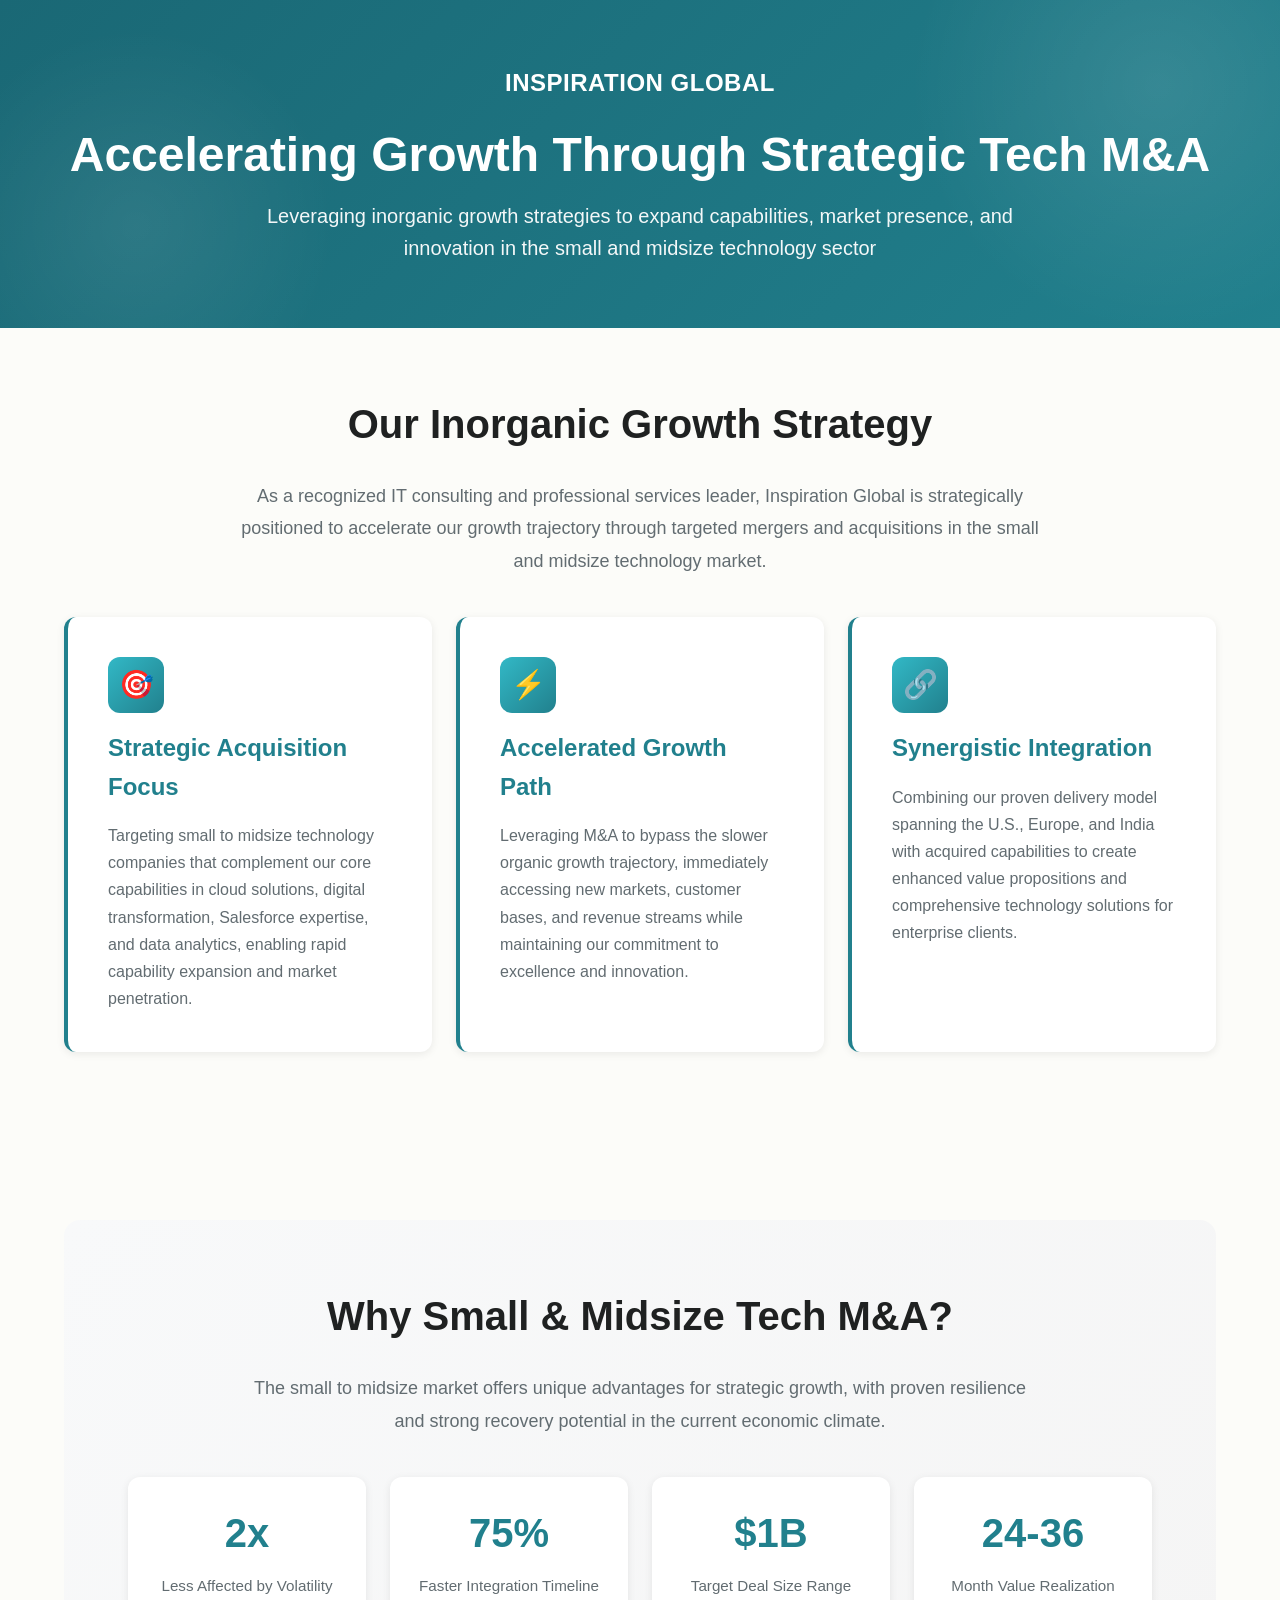
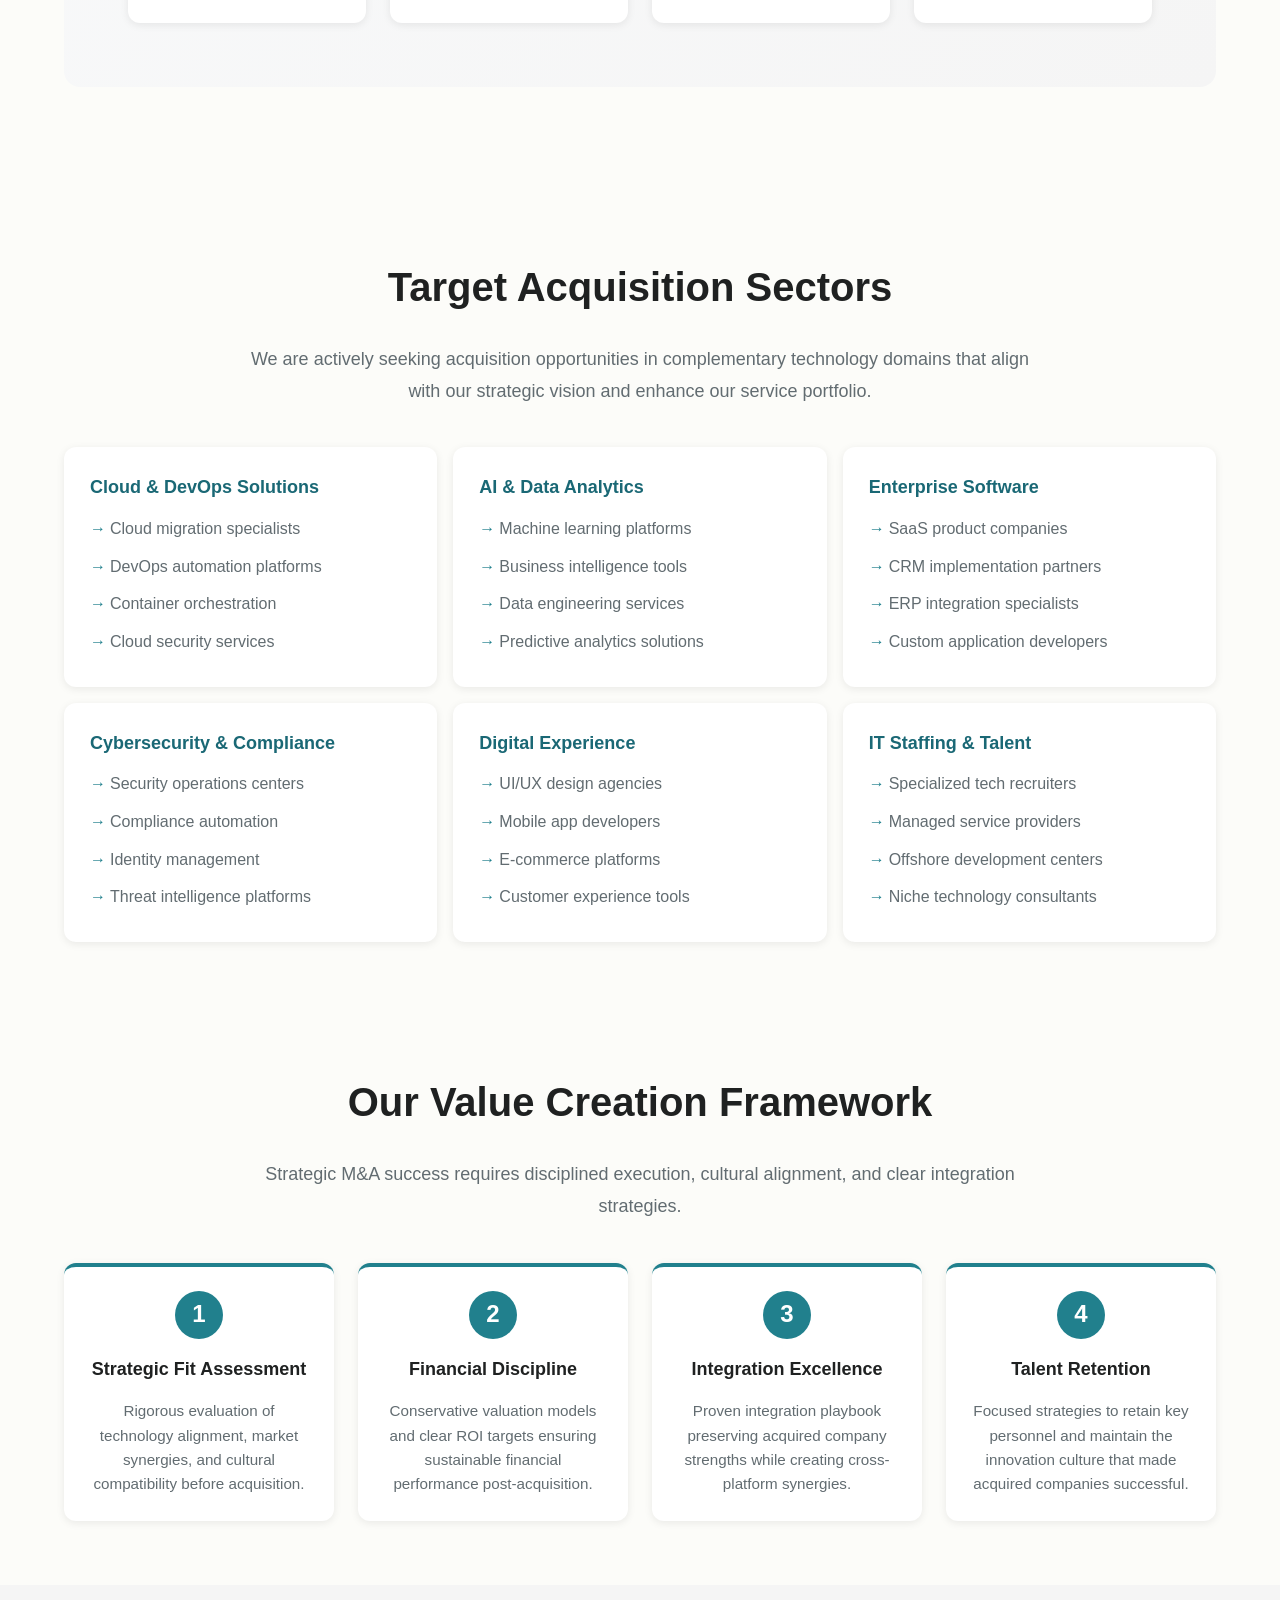
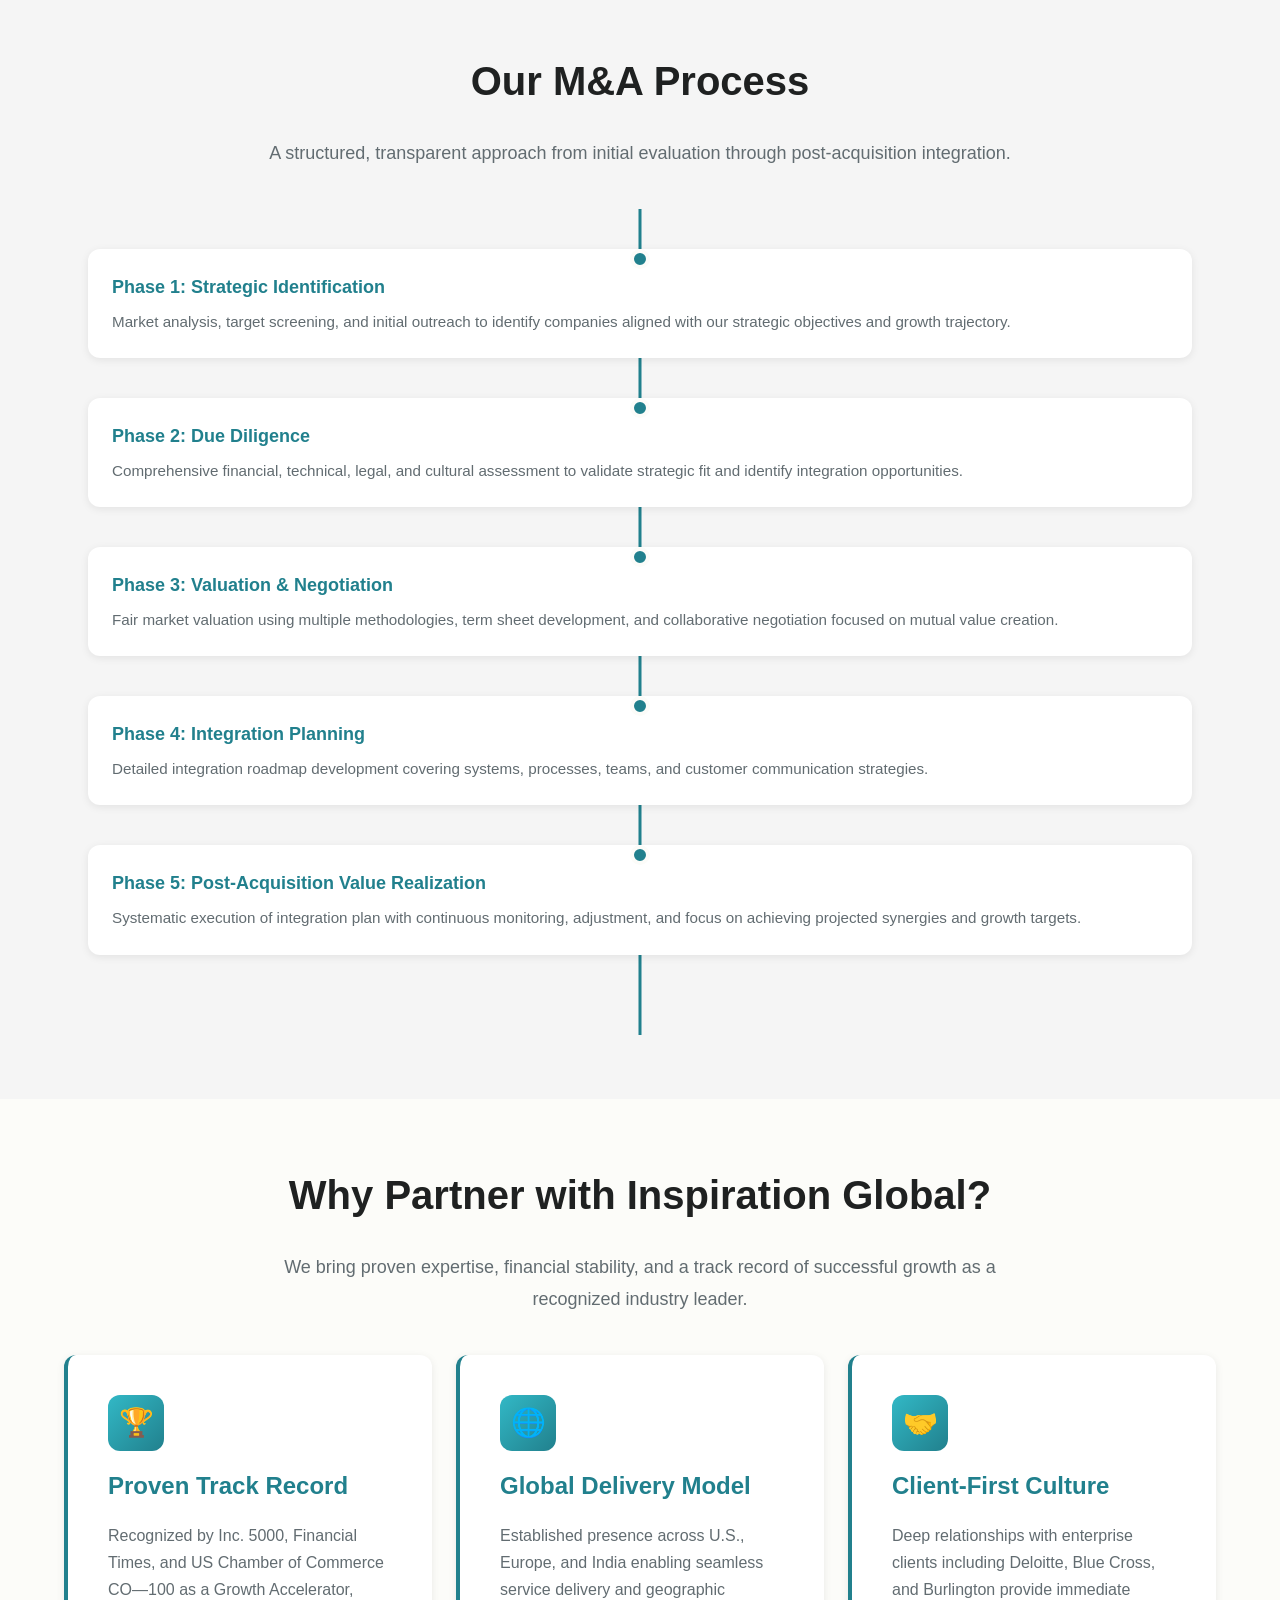
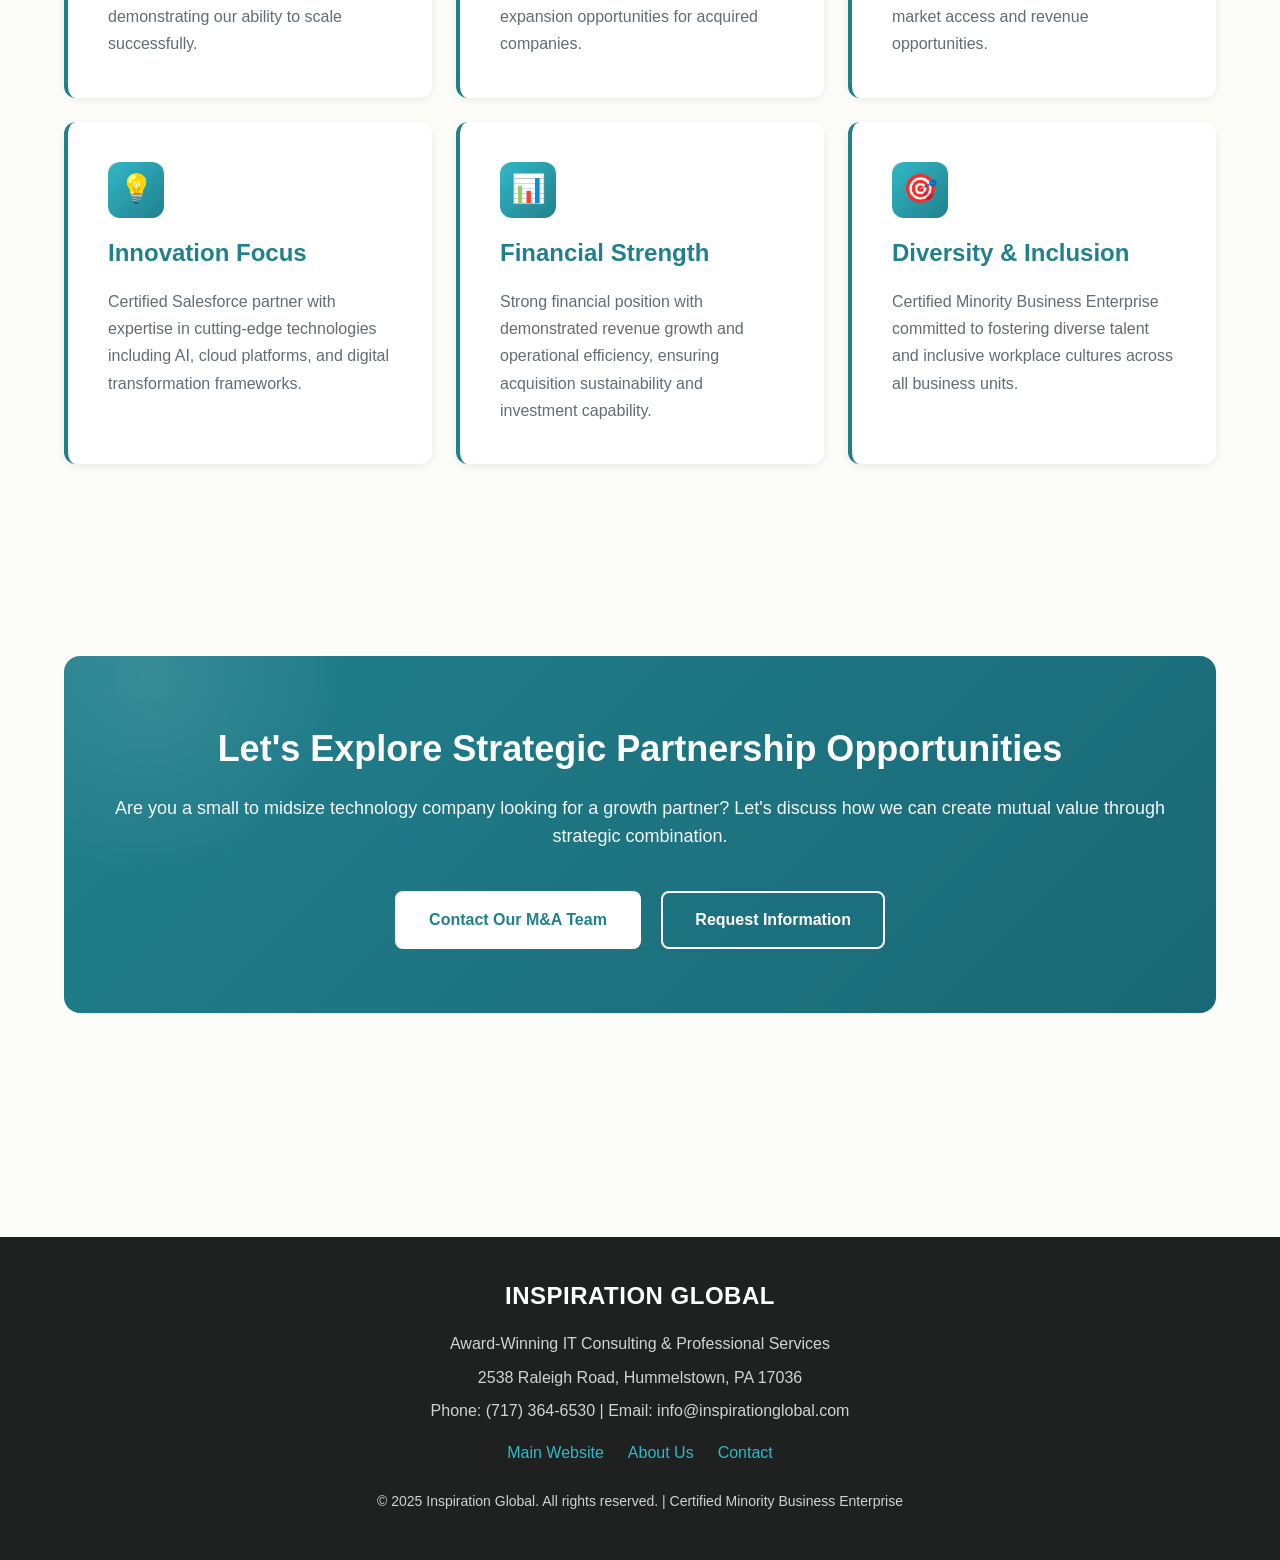
<file: index2.html>
<!DOCTYPE html>
<html lang="en">
<head>
    <meta charset="UTF-8">
    <meta name="viewport" content="width=device-width, initial-scale=1.0">
    <title>Inorganic Growth Strategy | Inspiration Global</title>
    <style>
        :root {
            /* Color Palette */
            --color-primary: #21808D;
            --color-primary-dark: #1A6875;
            --color-primary-light: #32B8C6;
            --color-accent: #FF5459;
            --color-dark: #1F2121;
            --color-gray-dark: #626C71;
            --color-gray-medium: #A7A9A9;
            --color-gray-light: #F5F5F5;
            --color-white: #FFFFFF;
            --color-cream: #FCFCF9;
            
            /* Typography */
            --font-family: -apple-system, BlinkMacSystemFont, 'Segoe UI', Roboto, 'Helvetica Neue', Arial, sans-serif;
            --font-weight-normal: 400;
            --font-weight-medium: 500;
            --font-weight-semibold: 600;
            --font-weight-bold: 700;
            
            /* Spacing */
            --spacing-xs: 8px;
            --spacing-sm: 16px;
            --spacing-md: 24px;
            --spacing-lg: 40px;
            --spacing-xl: 64px;
            --spacing-2xl: 96px;
            
            /* Shadows */
            --shadow-sm: 0 2px 8px rgba(0, 0, 0, 0.08);
            --shadow-md: 0 4px 16px rgba(0, 0, 0, 0.12);
            --shadow-lg: 0 8px 32px rgba(0, 0, 0, 0.16);
        }
        
        * {
            margin: 0;
            padding: 0;
            box-sizing: border-box;
        }
        
        body {
            font-family: var(--font-family);
            line-height: 1.6;
            color: var(--color-dark);
            background-color: var(--color-cream);
            overflow-x: hidden;
        }
        
        /* Header */
        .header {
            background: linear-gradient(135deg, var(--color-primary-dark) 0%, var(--color-primary) 100%);
            color: var(--color-white);
            padding: var(--spacing-xl) var(--spacing-md);
            text-align: center;
            position: relative;
            overflow: hidden;
        }
        
        .header::before {
            content: '';
            position: absolute;
            top: -50%;
            right: -10%;
            width: 500px;
            height: 500px;
            background: radial-gradient(circle, rgba(255,255,255,0.1) 0%, transparent 70%);
            border-radius: 50%;
        }
        
        .header::after {
            content: '';
            position: absolute;
            bottom: -30%;
            left: -5%;
            width: 400px;
            height: 400px;
            background: radial-gradient(circle, rgba(255,255,255,0.08) 0%, transparent 70%);
            border-radius: 50%;
        }
        
        .header-content {
            position: relative;
            z-index: 1;
            max-width: 1200px;
            margin: 0 auto;
        }
        
        .logo {
            font-size: 1.5rem;
            font-weight: var(--font-weight-bold);
            margin-bottom: var(--spacing-md);
            letter-spacing: 0.5px;
        }
        
        .header h1 {
            font-size: 3rem;
            font-weight: var(--font-weight-bold);
            margin-bottom: var(--spacing-sm);
            line-height: 1.2;
        }
        
        .header p {
            font-size: 1.25rem;
            opacity: 0.95;
            max-width: 800px;
            margin: 0 auto;
        }
        
        /* Container */
        .container {
            max-width: 1200px;
            margin: 0 auto;
            padding: 0 var(--spacing-md);
        }
        
        /* Section */
        .section {
            padding: var(--spacing-xl) 0;
        }
        
        .section-title {
            font-size: 2.5rem;
            font-weight: var(--font-weight-bold);
            color: var(--color-dark);
            margin-bottom: var(--spacing-md);
            text-align: center;
        }
        
        .section-subtitle {
            font-size: 1.125rem;
            color: var(--color-gray-dark);
            text-align: center;
            max-width: 800px;
            margin: 0 auto var(--spacing-lg);
            line-height: 1.8;
        }
        
        /* Strategy Cards */
        .strategy-grid {
            display: grid;
            grid-template-columns: repeat(auto-fit, minmax(320px, 1fr));
            gap: var(--spacing-md);
            margin-top: var(--spacing-lg);
        }
        
        .strategy-card {
            background: var(--color-white);
            border-radius: 12px;
            padding: var(--spacing-lg);
            box-shadow: var(--shadow-sm);
            transition: all 0.3s ease;
            border-left: 4px solid var(--color-primary);
        }
        
        .strategy-card:hover {
            transform: translateY(-4px);
            box-shadow: var(--shadow-md);
        }
        
        .strategy-card h3 {
            font-size: 1.5rem;
            color: var(--color-primary);
            margin-bottom: var(--spacing-sm);
            font-weight: var(--font-weight-semibold);
        }
        
        .strategy-card p {
            color: var(--color-gray-dark);
            line-height: 1.7;
        }
        
        .strategy-icon {
            width: 56px;
            height: 56px;
            background: linear-gradient(135deg, var(--color-primary-light) 0%, var(--color-primary) 100%);
            border-radius: 12px;
            display: flex;
            align-items: center;
            justify-content: center;
            margin-bottom: var(--spacing-sm);
            font-size: 1.75rem;
        }
        
        /* Market Focus Section */
        .market-focus {
            background: linear-gradient(135deg, #f8f9fa 0%, var(--color-gray-light) 100%);
            border-radius: 16px;
            padding: var(--spacing-xl);
            margin: var(--spacing-lg) 0;
        }
        
        .market-stats {
            display: grid;
            grid-template-columns: repeat(auto-fit, minmax(200px, 1fr));
            gap: var(--spacing-md);
            margin-top: var(--spacing-lg);
        }
        
        .stat-card {
            background: var(--color-white);
            padding: var(--spacing-md);
            border-radius: 12px;
            text-align: center;
            box-shadow: var(--shadow-sm);
        }
        
        .stat-number {
            font-size: 2.5rem;
            font-weight: var(--font-weight-bold);
            color: var(--color-primary);
            display: block;
            margin-bottom: var(--spacing-xs);
        }
        
        .stat-label {
            font-size: 0.95rem;
            color: var(--color-gray-dark);
            font-weight: var(--font-weight-medium);
        }
        
        /* Target Sectors */
        .sectors-grid {
            display: grid;
            grid-template-columns: repeat(auto-fit, minmax(280px, 1fr));
            gap: var(--spacing-sm);
            margin-top: var(--spacing-lg);
        }
        
        .sector-card {
            background: var(--color-white);
            padding: var(--spacing-md);
            border-radius: 12px;
            box-shadow: var(--shadow-sm);
            transition: all 0.3s ease;
            border: 2px solid transparent;
        }
        
        .sector-card:hover {
            border-color: var(--color-primary);
            transform: translateY(-2px);
        }
        
        .sector-card h4 {
            color: var(--color-primary-dark);
            font-size: 1.125rem;
            margin-bottom: var(--spacing-xs);
            font-weight: var(--font-weight-semibold);
        }
        
        .sector-card ul {
            list-style: none;
            padding-left: 0;
        }
        
        .sector-card li {
            padding: 6px 0;
            color: var(--color-gray-dark);
            position: relative;
            padding-left: 20px;
        }
        
        .sector-card li::before {
            content: '→';
            position: absolute;
            left: 0;
            color: var(--color-primary);
            font-weight: bold;
        }
        
        /* Value Proposition */
        .value-props {
            display: grid;
            grid-template-columns: repeat(auto-fit, minmax(240px, 1fr));
            gap: var(--spacing-md);
            margin-top: var(--spacing-lg);
        }
        
        .value-card {
            background: var(--color-white);
            padding: var(--spacing-md);
            border-radius: 12px;
            text-align: center;
            box-shadow: var(--shadow-sm);
            border-top: 4px solid var(--color-primary);
        }
        
        .value-card h4 {
            color: var(--color-dark);
            font-size: 1.125rem;
            margin: var(--spacing-sm) 0;
            font-weight: var(--font-weight-semibold);
        }
        
        .value-card p {
            color: var(--color-gray-dark);
            font-size: 0.95rem;
            line-height: 1.6;
        }
        
        .value-number {
            width: 48px;
            height: 48px;
            background: var(--color-primary);
            color: var(--color-white);
            border-radius: 50%;
            display: flex;
            align-items: center;
            justify-content: center;
            margin: 0 auto;
            font-size: 1.5rem;
            font-weight: var(--font-weight-bold);
        }
        
        /* CTA Section */
        .cta-section {
            background: linear-gradient(135deg, var(--color-primary) 0%, var(--color-primary-dark) 100%);
            color: var(--color-white);
            padding: var(--spacing-xl) var(--spacing-md);
            border-radius: 16px;
            text-align: center;
            margin: var(--spacing-xl) 0;
            position: relative;
            overflow: hidden;
        }
        
        .cta-section::before {
            content: '';
            position: absolute;
            top: -50%;
            left: -10%;
            width: 400px;
            height: 400px;
            background: radial-gradient(circle, rgba(255,255,255,0.1) 0%, transparent 70%);
            border-radius: 50%;
        }
        
        .cta-content {
            position: relative;
            z-index: 1;
        }
        
        .cta-section h2 {
            font-size: 2.25rem;
            margin-bottom: var(--spacing-sm);
            font-weight: var(--font-weight-bold);
        }
        
        .cta-section p {
            font-size: 1.125rem;
            margin-bottom: var(--spacing-lg);
            opacity: 0.95;
        }
        
        .btn {
            display: inline-block;
            padding: 14px 32px;
            font-size: 1rem;
            font-weight: var(--font-weight-semibold);
            text-decoration: none;
            border-radius: 8px;
            transition: all 0.3s ease;
            cursor: pointer;
            border: 2px solid transparent;
        }
        
        .btn-primary {
            background: var(--color-white);
            color: var(--color-primary);
        }
        
        .btn-primary:hover {
            background: var(--color-gray-light);
            transform: translateY(-2px);
            box-shadow: var(--shadow-md);
        }
        
        .btn-secondary {
            background: transparent;
            color: var(--color-white);
            border: 2px solid var(--color-white);
            margin-left: var(--spacing-sm);
        }
        
        .btn-secondary:hover {
            background: var(--color-white);
            color: var(--color-primary);
        }
        
        /* Timeline */
        .timeline {
            position: relative;
            padding: var(--spacing-lg) 0;
        }
        
        .timeline::before {
            content: '';
            position: absolute;
            left: 50%;
            top: 0;
            bottom: 0;
            width: 3px;
            background: var(--color-primary);
            transform: translateX(-50%);
        }
        
        .timeline-item {
            display: flex;
            margin-bottom: var(--spacing-lg);
            position: relative;
        }
        
        .timeline-item:nth-child(odd) {
            flex-direction: row;
        }
        
        .timeline-item:nth-child(even) {
            flex-direction: row-reverse;
        }
        
        .timeline-content {
            flex: 1;
            background: var(--color-white);
            padding: var(--spacing-md);
            border-radius: 12px;
            box-shadow: var(--shadow-sm);
            margin: 0 var(--spacing-md);
        }
        
        .timeline-content h4 {
            color: var(--color-primary);
            font-size: 1.125rem;
            margin-bottom: var(--spacing-xs);
            font-weight: var(--font-weight-semibold);
        }
        
        .timeline-content p {
            color: var(--color-gray-dark);
            font-size: 0.95rem;
        }
        
        .timeline-marker {
            width: 20px;
            height: 20px;
            background: var(--color-primary);
            border-radius: 50%;
            position: absolute;
            left: 50%;
            transform: translateX(-50%);
            z-index: 1;
            border: 4px solid var(--color-cream);
        }
        
        /* Footer */
        .footer {
            background: var(--color-dark);
            color: var(--color-white);
            padding: var(--spacing-lg) var(--spacing-md);
            text-align: center;
            margin-top: var(--spacing-2xl);
        }
        
        .footer-content {
            max-width: 1200px;
            margin: 0 auto;
        }
        
        .footer p {
            opacity: 0.8;
            margin-bottom: var(--spacing-xs);
        }
        
        .footer-links {
            display: flex;
            justify-content: center;
            gap: var(--spacing-md);
            margin-top: var(--spacing-sm);
        }
        
        .footer-links a {
            color: var(--color-primary-light);
            text-decoration: none;
            transition: color 0.3s ease;
        }
        
        .footer-links a:hover {
            color: var(--color-white);
        }
        
        /* Responsive */
        @media (max-width: 768px) {
            .header h1 {
                font-size: 2rem;
            }
            
            .header p {
                font-size: 1rem;
            }
            
            .section-title {
                font-size: 1.75rem;
            }
            
            .strategy-grid,
            .sectors-grid,
            .value-props {
                grid-template-columns: 1fr;
            }
            
            .timeline::before {
                left: 20px;
            }
            
            .timeline-item:nth-child(odd),
            .timeline-item:nth-child(even) {
                flex-direction: row;
            }
            
            .timeline-marker {
                left: 20px;
            }
            
            .timeline-content {
                margin-left: 50px;
                margin-right: 0;
            }
            
            .btn-secondary {
                margin-left: 0;
                margin-top: var(--spacing-sm);
            }
        }
    </style>
</head>
<body>
    <!-- Header -->
    <header class="header">
        <div class="header-content">
            <div class="logo">INSPIRATION GLOBAL</div>
            <h1>Accelerating Growth Through Strategic Tech M&A</h1>
            <p>Leveraging inorganic growth strategies to expand capabilities, market presence, and innovation in the small and midsize technology sector</p>
        </div>
    </header>

    <!-- Strategic Vision Section -->
    <section class="section">
        <div class="container">
            <h2 class="section-title">Our Inorganic Growth Strategy</h2>
            <p class="section-subtitle">As a recognized IT consulting and professional services leader, Inspiration Global is strategically positioned to accelerate our growth trajectory through targeted mergers and acquisitions in the small and midsize technology market.</p>
            
            <div class="strategy-grid">
                <div class="strategy-card">
                    <div class="strategy-icon">🎯</div>
                    <h3>Strategic Acquisition Focus</h3>
                    <p>Targeting small to midsize technology companies that complement our core capabilities in cloud solutions, digital transformation, Salesforce expertise, and data analytics, enabling rapid capability expansion and market penetration.</p>
                </div>
                
                <div class="strategy-card">
                    <div class="strategy-icon">⚡</div>
                    <h3>Accelerated Growth Path</h3>
                    <p>Leveraging M&A to bypass the slower organic growth trajectory, immediately accessing new markets, customer bases, and revenue streams while maintaining our commitment to excellence and innovation.</p>
                </div>
                
                <div class="strategy-card">
                    <div class="strategy-icon">🔗</div>
                    <h3>Synergistic Integration</h3>
                    <p>Combining our proven delivery model spanning the U.S., Europe, and India with acquired capabilities to create enhanced value propositions and comprehensive technology solutions for enterprise clients.</p>
                </div>
            </div>
        </div>
    </section>

    <!-- Market Focus -->
    <section class="section">
        <div class="container">
            <div class="market-focus">
                <h2 class="section-title">Why Small & Midsize Tech M&A?</h2>
                <p class="section-subtitle">The small to midsize market offers unique advantages for strategic growth, with proven resilience and strong recovery potential in the current economic climate.</p>
                
                <div class="market-stats">
                    <div class="stat-card">
                        <span class="stat-number">2x</span>
                        <span class="stat-label">Less Affected by Volatility</span>
                    </div>
                    <div class="stat-card">
                        <span class="stat-number">75%</span>
                        <span class="stat-label">Faster Integration Timeline</span>
                    </div>
                    <div class="stat-card">
                        <span class="stat-number">$1B</span>
                        <span class="stat-label">Target Deal Size Range</span>
                    </div>
                    <div class="stat-card">
                        <span class="stat-number">24-36</span>
                        <span class="stat-label">Month Value Realization</span>
                    </div>
                </div>
            </div>
        </div>
    </section>

    <!-- Target Sectors -->
    <section class="section">
        <div class="container">
            <h2 class="section-title">Target Acquisition Sectors</h2>
            <p class="section-subtitle">We are actively seeking acquisition opportunities in complementary technology domains that align with our strategic vision and enhance our service portfolio.</p>
            
            <div class="sectors-grid">
                <div class="sector-card">
                    <h4>Cloud & DevOps Solutions</h4>
                    <ul>
                        <li>Cloud migration specialists</li>
                        <li>DevOps automation platforms</li>
                        <li>Container orchestration</li>
                        <li>Cloud security services</li>
                    </ul>
                </div>
                
                <div class="sector-card">
                    <h4>AI & Data Analytics</h4>
                    <ul>
                        <li>Machine learning platforms</li>
                        <li>Business intelligence tools</li>
                        <li>Data engineering services</li>
                        <li>Predictive analytics solutions</li>
                    </ul>
                </div>
                
                <div class="sector-card">
                    <h4>Enterprise Software</h4>
                    <ul>
                        <li>SaaS product companies</li>
                        <li>CRM implementation partners</li>
                        <li>ERP integration specialists</li>
                        <li>Custom application developers</li>
                    </ul>
                </div>
                
                <div class="sector-card">
                    <h4>Cybersecurity & Compliance</h4>
                    <ul>
                        <li>Security operations centers</li>
                        <li>Compliance automation</li>
                        <li>Identity management</li>
                        <li>Threat intelligence platforms</li>
                    </ul>
                </div>
                
                <div class="sector-card">
                    <h4>Digital Experience</h4>
                    <ul>
                        <li>UI/UX design agencies</li>
                        <li>Mobile app developers</li>
                        <li>E-commerce platforms</li>
                        <li>Customer experience tools</li>
                    </ul>
                </div>
                
                <div class="sector-card">
                    <h4>IT Staffing & Talent</h4>
                    <ul>
                        <li>Specialized tech recruiters</li>
                        <li>Managed service providers</li>
                        <li>Offshore development centers</li>
                        <li>Niche technology consultants</li>
                    </ul>
                </div>
            </div>
        </div>
    </section>

    <!-- Value Creation -->
    <section class="section">
        <div class="container">
            <h2 class="section-title">Our Value Creation Framework</h2>
            <p class="section-subtitle">Strategic M&A success requires disciplined execution, cultural alignment, and clear integration strategies.</p>
            
            <div class="value-props">
                <div class="value-card">
                    <div class="value-number">1</div>
                    <h4>Strategic Fit Assessment</h4>
                    <p>Rigorous evaluation of technology alignment, market synergies, and cultural compatibility before acquisition.</p>
                </div>
                
                <div class="value-card">
                    <div class="value-number">2</div>
                    <h4>Financial Discipline</h4>
                    <p>Conservative valuation models and clear ROI targets ensuring sustainable financial performance post-acquisition.</p>
                </div>
                
                <div class="value-card">
                    <div class="value-number">3</div>
                    <h4>Integration Excellence</h4>
                    <p>Proven integration playbook preserving acquired company strengths while creating cross-platform synergies.</p>
                </div>
                
                <div class="value-card">
                    <div class="value-number">4</div>
                    <h4>Talent Retention</h4>
                    <p>Focused strategies to retain key personnel and maintain the innovation culture that made acquired companies successful.</p>
                </div>
            </div>
        </div>
    </section>

    <!-- Acquisition Process -->
    <section class="section" style="background: var(--color-gray-light);">
        <div class="container">
            <h2 class="section-title">Our M&A Process</h2>
            <p class="section-subtitle">A structured, transparent approach from initial evaluation through post-acquisition integration.</p>
            
            <div class="timeline">
                <div class="timeline-item">
                    <div class="timeline-marker"></div>
                    <div class="timeline-content">
                        <h4>Phase 1: Strategic Identification</h4>
                        <p>Market analysis, target screening, and initial outreach to identify companies aligned with our strategic objectives and growth trajectory.</p>
                    </div>
                </div>
                
                <div class="timeline-item">
                    <div class="timeline-marker"></div>
                    <div class="timeline-content">
                        <h4>Phase 2: Due Diligence</h4>
                        <p>Comprehensive financial, technical, legal, and cultural assessment to validate strategic fit and identify integration opportunities.</p>
                    </div>
                </div>
                
                <div class="timeline-item">
                    <div class="timeline-marker"></div>
                    <div class="timeline-content">
                        <h4>Phase 3: Valuation & Negotiation</h4>
                        <p>Fair market valuation using multiple methodologies, term sheet development, and collaborative negotiation focused on mutual value creation.</p>
                    </div>
                </div>
                
                <div class="timeline-item">
                    <div class="timeline-marker"></div>
                    <div class="timeline-content">
                        <h4>Phase 4: Integration Planning</h4>
                        <p>Detailed integration roadmap development covering systems, processes, teams, and customer communication strategies.</p>
                    </div>
                </div>
                
                <div class="timeline-item">
                    <div class="timeline-marker"></div>
                    <div class="timeline-content">
                        <h4>Phase 5: Post-Acquisition Value Realization</h4>
                        <p>Systematic execution of integration plan with continuous monitoring, adjustment, and focus on achieving projected synergies and growth targets.</p>
                    </div>
                </div>
            </div>
        </div>
    </section>

    <!-- Why Partner Section -->
    <section class="section">
        <div class="container">
            <h2 class="section-title">Why Partner with Inspiration Global?</h2>
            <p class="section-subtitle">We bring proven expertise, financial stability, and a track record of successful growth as a recognized industry leader.</p>
            
            <div class="strategy-grid">
                <div class="strategy-card">
                    <div class="strategy-icon">🏆</div>
                    <h3>Proven Track Record</h3>
                    <p>Recognized by Inc. 5000, Financial Times, and US Chamber of Commerce CO—100 as a Growth Accelerator, demonstrating our ability to scale successfully.</p>
                </div>
                
                <div class="strategy-card">
                    <div class="strategy-icon">🌐</div>
                    <h3>Global Delivery Model</h3>
                    <p>Established presence across U.S., Europe, and India enabling seamless service delivery and geographic expansion opportunities for acquired companies.</p>
                </div>
                
                <div class="strategy-card">
                    <div class="strategy-icon">🤝</div>
                    <h3>Client-First Culture</h3>
                    <p>Deep relationships with enterprise clients including Deloitte, Blue Cross, and Burlington provide immediate market access and revenue opportunities.</p>
                </div>
                
                <div class="strategy-card">
                    <div class="strategy-icon">💡</div>
                    <h3>Innovation Focus</h3>
                    <p>Certified Salesforce partner with expertise in cutting-edge technologies including AI, cloud platforms, and digital transformation frameworks.</p>
                </div>
                
                <div class="strategy-card">
                    <div class="strategy-icon">📊</div>
                    <h3>Financial Strength</h3>
                    <p>Strong financial position with demonstrated revenue growth and operational efficiency, ensuring acquisition sustainability and investment capability.</p>
                </div>
                
                <div class="strategy-card">
                    <div class="strategy-icon">🎯</div>
                    <h3>Diversity & Inclusion</h3>
                    <p>Certified Minority Business Enterprise committed to fostering diverse talent and inclusive workplace cultures across all business units.</p>
                </div>
            </div>
        </div>
    </section>

    <!-- CTA Section -->
    <section class="section">
        <div class="container">
            <div class="cta-section">
                <div class="cta-content">
                    <h2>Let's Explore Strategic Partnership Opportunities</h2>
                    <p>Are you a small to midsize technology company looking for a growth partner? Let's discuss how we can create mutual value through strategic combination.</p>
                    <div>
                        <a href="tel:+17173646530" class="btn btn-primary">Contact Our M&A Team</a>
                        <a href="mailto:info@inspirationglobal.com" class="btn btn-secondary">Request Information</a>
                    </div>
                </div>
            </div>
        </div>
    </section>

    <!-- Footer -->
    <footer class="footer">
        <div class="footer-content">
            <div class="logo" style="margin-bottom: var(--spacing-sm);">INSPIRATION GLOBAL</div>
            <p>Award-Winning IT Consulting & Professional Services</p>
            <p>2538 Raleigh Road, Hummelstown, PA 17036</p>
            <p>Phone: (717) 364-6530 | Email: info@inspirationglobal.com</p>
            <div class="footer-links">
                <a href="https://www.inspirationglobal.com">Main Website</a>
                <a href="https://www.inspirationglobal.com/company">About Us</a>
                <a href="https://www.inspirationglobal.com/contact-us">Contact</a>
            </div>
            <p style="margin-top: var(--spacing-md); font-size: 0.875rem;">© 2025 Inspiration Global. All rights reserved. | Certified Minority Business Enterprise</p>
        </div>
    </footer>
</body>
</html>
</file>
